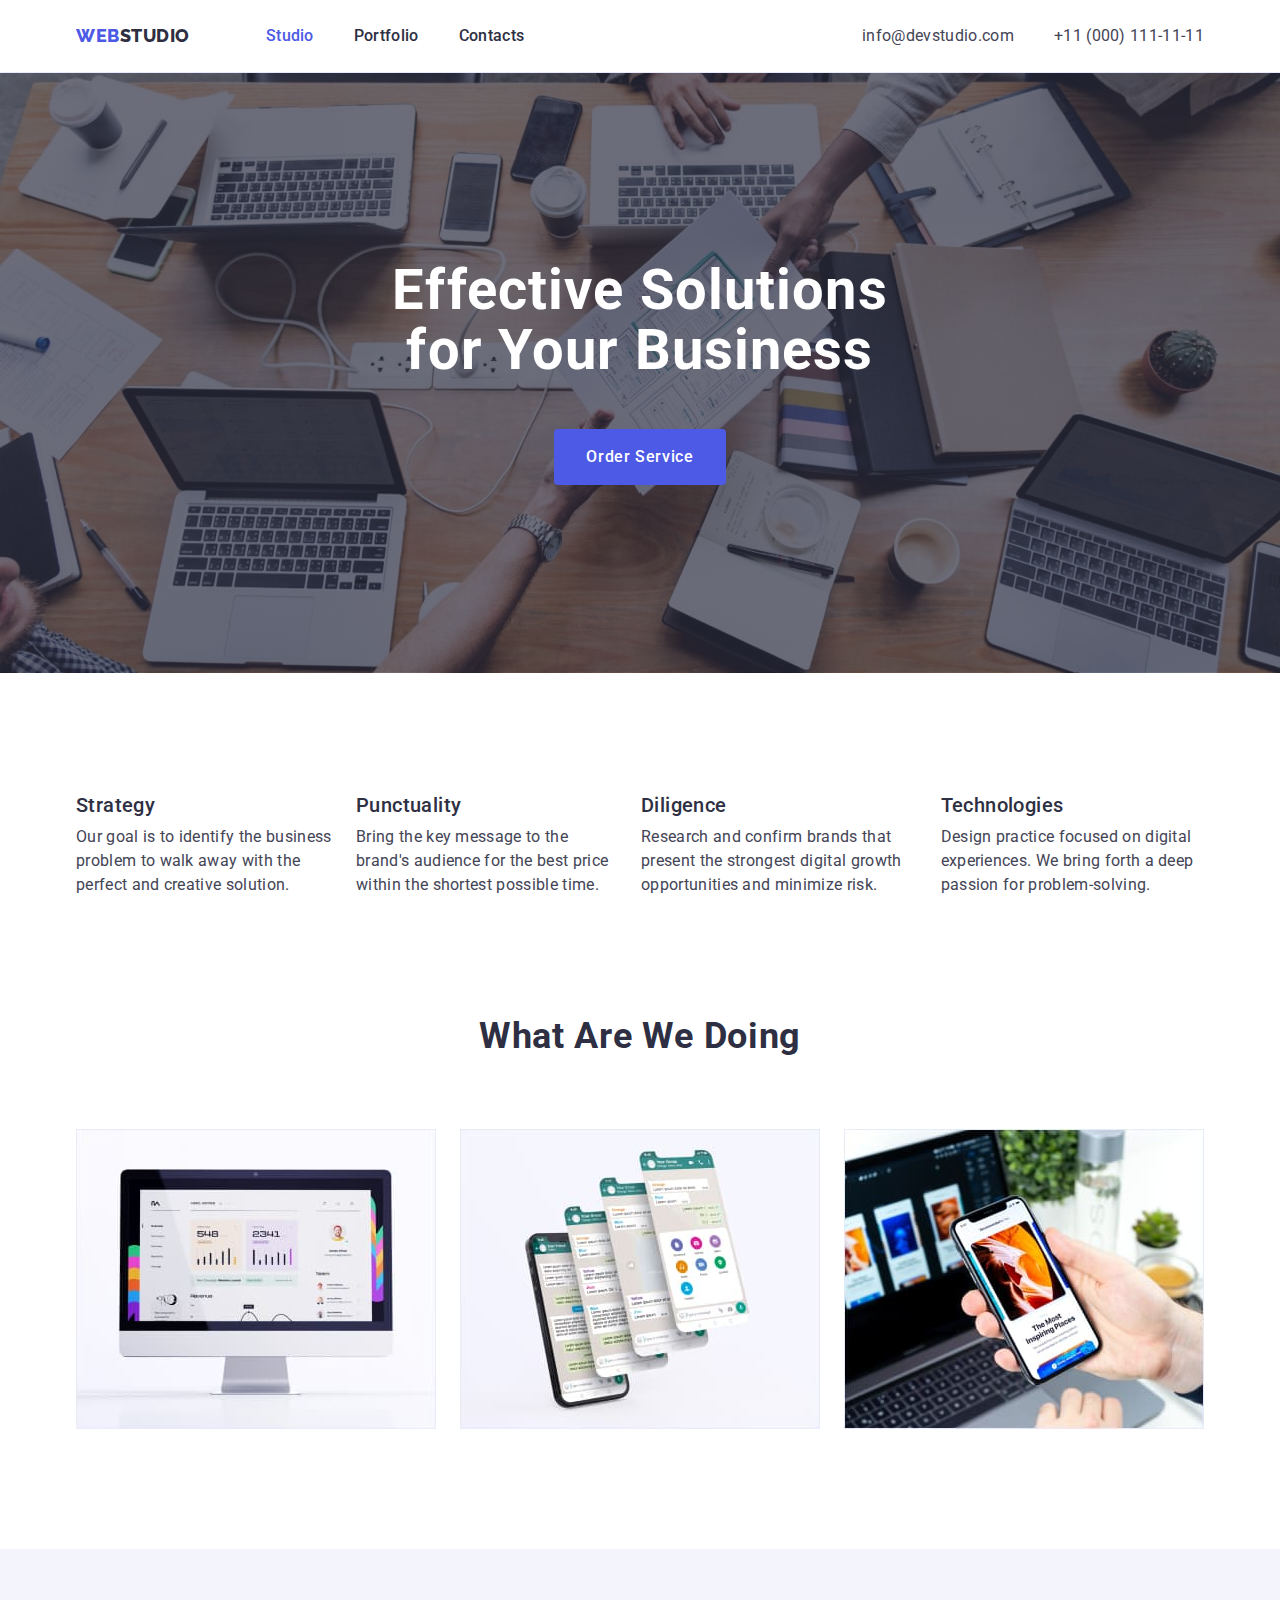
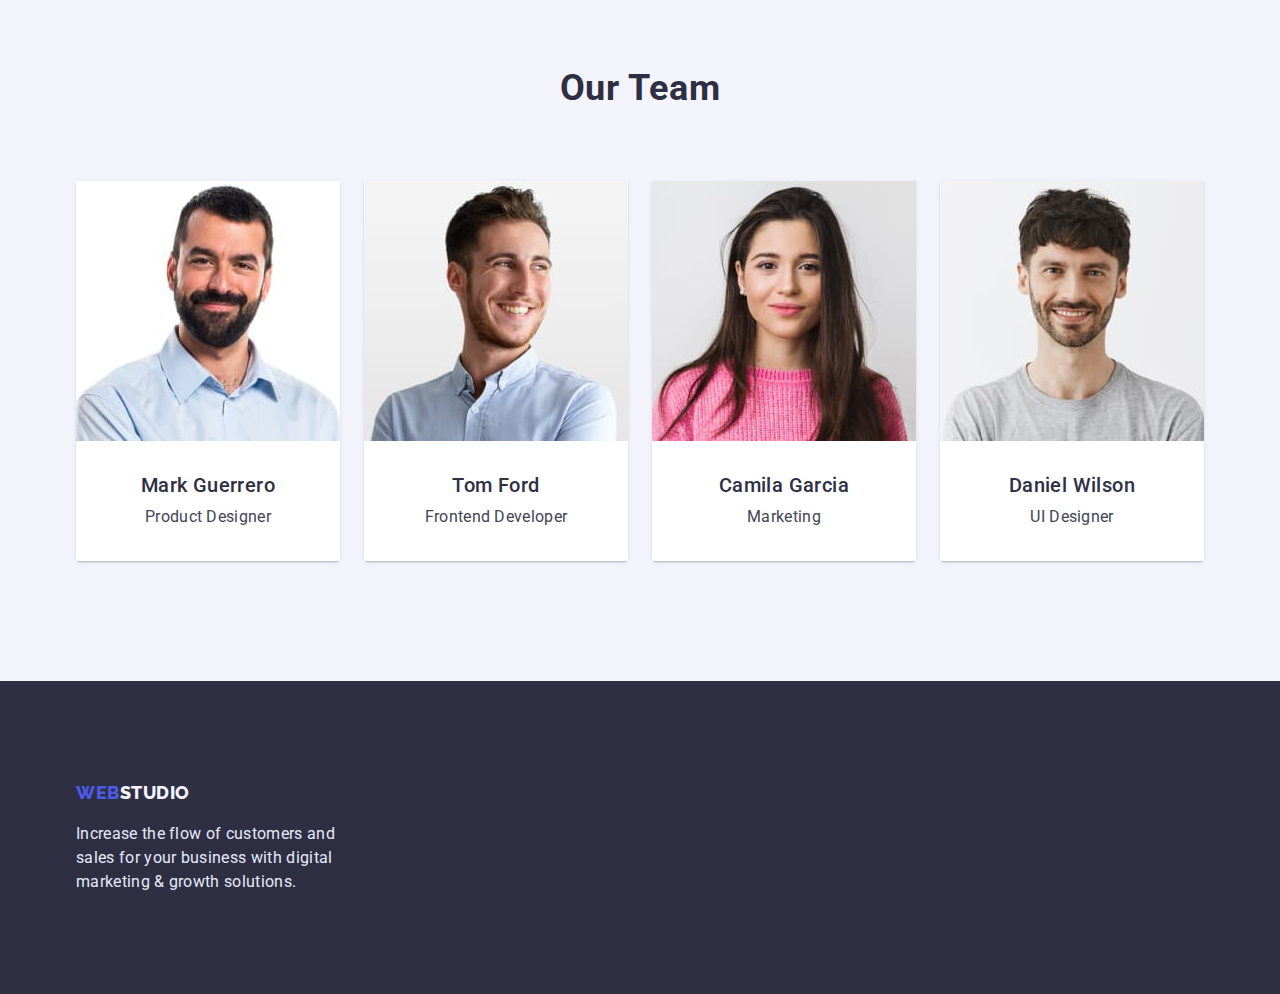
<file: index.html>
<!DOCTYPE html>
<html lang="en">
	<head>
		<meta charset="UTF-8" />
		<meta http-equiv="X-UA-Compatible" content="IE=edge" />
		<meta name="viewport" content="width=device-width, initial-scale=1.0" />
		<title>Document</title>
		<link rel="preconnect" href="https://fonts.googleapis.com" />
		<link rel="preconnect" href="https://fonts.gstatic.com" crossorigin />
		<link
			href="https://fonts.googleapis.com/css2?family=Raleway:wght@800&family=Roboto:wght@400;500;700;900&display=swap"
			rel="stylesheet"
		/>
<link rel="stylesheet" href="https://cdn.jsdelivr.net/npm/modern-normalize@1.1.0/modern-normalize.min.css">
		<link rel="stylesheet" href="./css/style.css" />
	</head>
	<body>
		<header class="header">
			<div class="container header-container">
				<nav class="header-navigation">
					<a href="index.html" class="header-logo link">
						WEB<span class="logo">STUDIO</span>
					</a>
					<ul class="navigation-list list">
						<li class="navigation-item"><a class="header-link link current" href="index.html">Studio</a></li>
						<li class="navigation-item"><a class="header-link link" href="./portfolio.html">Portfolio</a></li>
						<li class="navigation-item"><a class="header-link link" href="">Contacts</a></li>
					</ul>
				</nav>
				<ul class="contacts-list list">
					<li class="contacts-item">
						<a class="contacts-link link" href="mailto:info@devstudio.com">info@devstudio.com</a>
					</li>
					<li class="contacts-item">
						<a class="contacts-link link" href="tel.:+11(000)111-11-11">+11 (000) 111-11-11</a>
					</li>
				</ul>
			</div>
		</header>
		<main>
			<section class="hero">
				<div class="container">
					<h1 class="hero-title">Effective Solutions for Your Business</h1>
					<button type="button" class="hero-btn">Order Service</button>
				</div>
			</section>
			<section class="features">
				<div class="container">
					<h2 class="visually-hidden">Our features</h2>
					<ul class="features-list list">
						<li class="features-item">
							<h3 class="features-title">Strategy</h3>
							<p class="text">
								Our goal is to identify the business problem to walk away with the perfect and creative solution.
							</p>
						</li>
						<li class="features-item">
							<h3 class="features-title">Punctuality</h3>
							<p>Bring the key message to the brand's audience for the best price within the shortest possible time.</p>
						</li>
						<li class="features-item">
							<h3 class="features-title">Diligence</h3>
							<p class="text">
								Research and confirm brands that present the strongest digital growth opportunities and minimize risk.
							</p>
						</li>
						<li class="features-item">
							<h3 class="features-title">Technologies</h3>
							<p class="text">
								Design practice focused on digital experiences. We bring forth a deep passion for problem-solving.
							</p>
						</li>
					</ul>
				</div>
			</section>
			<section class="works">
				<div class="container">
					<h2 class="works-title">What are we doing</h2>
					<ul class="works-list list">
						<li class="works-item">
							<img src="./img/main-img/img1.jpg" alt="computer interface" width="360" />
						</li>
						<li class="works-item">
							<img src="./img/main-img/img2.jpg" alt="mobile interface" width="360" />
						</li>
						<li class="works-item">
							<img src="./img/main-img/img3.jpg" alt="computer and mobile interface" width="360" />
						</li>
					</ul>
				</div>
			</section>
			<section class="team">
				<div class="container">
					<h2 class="team-title">Our Team</h2>
					<ul class="team-list list">
						<li class="team-item">
							<img src="./img/main-img/foto1.jpg" alt="team member foto1" width="264" />
							<div class="team-item-box">
								<h3 class="team-mate">Mark Guerrero</h3>
								<p class="text">Product Designer</p>
							</div>
						</li>
						<li class="team-item">
							<img src="./img/main-img/foto2.jpg" alt="team member foto2" width="264" />
							<div class="team-item-box">
								<h3 class="team-mate">Tom Ford</h3>
								<p class="text">Frontend Developer</p>
							</div>
						</li>
						<li class="team-item">
							<img src="./img/main-img/foto3.jpg" alt="team member foto3" width="264" />
							<div class="team-item-box">
								<h3 class="team-mate">Camila Garcia</h3>
								<p class="text">Marketing</p>
							</div>
						</li>
						<li class="team-item">
							<img src="./img/main-img/foto4.jpg" alt="team member foto4" width="264" />
							<div class="team-item-box">
								<h3 class="team-mate">Daniel Wilson</h3>
								<p class="text">UI Designer</p>
							</div>
						</li>
					</ul>
				</div>
			</section>
		</main>
		<footer class="footer">
			<div class="container">
				<a href="index.html" class="footer-logo link">
					WEB<span class="logo">STUDIO</span>
				</a>
				<p class="text">
					Increase the flow of customers and sales for your business with digital marketing & growth solutions.
				</p>
			</div>
		</footer>
	</body>
</html>
</file>
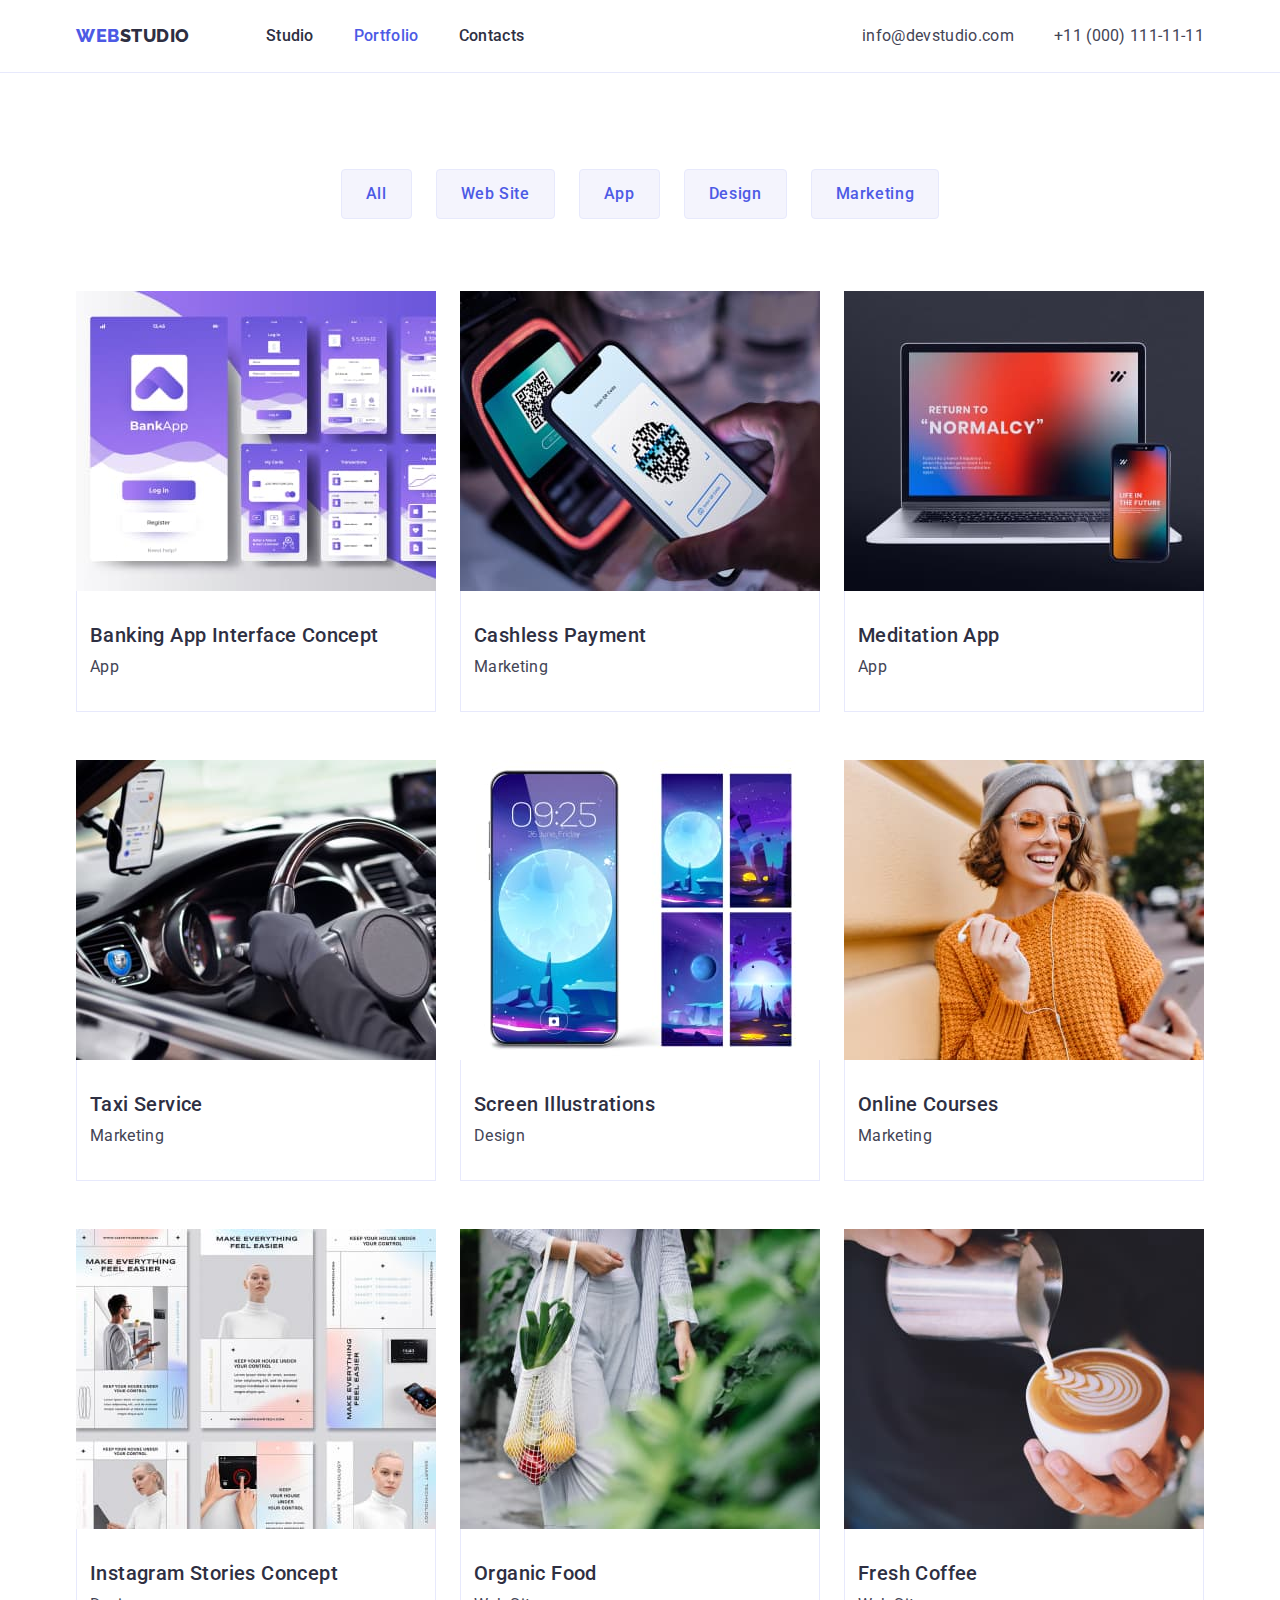
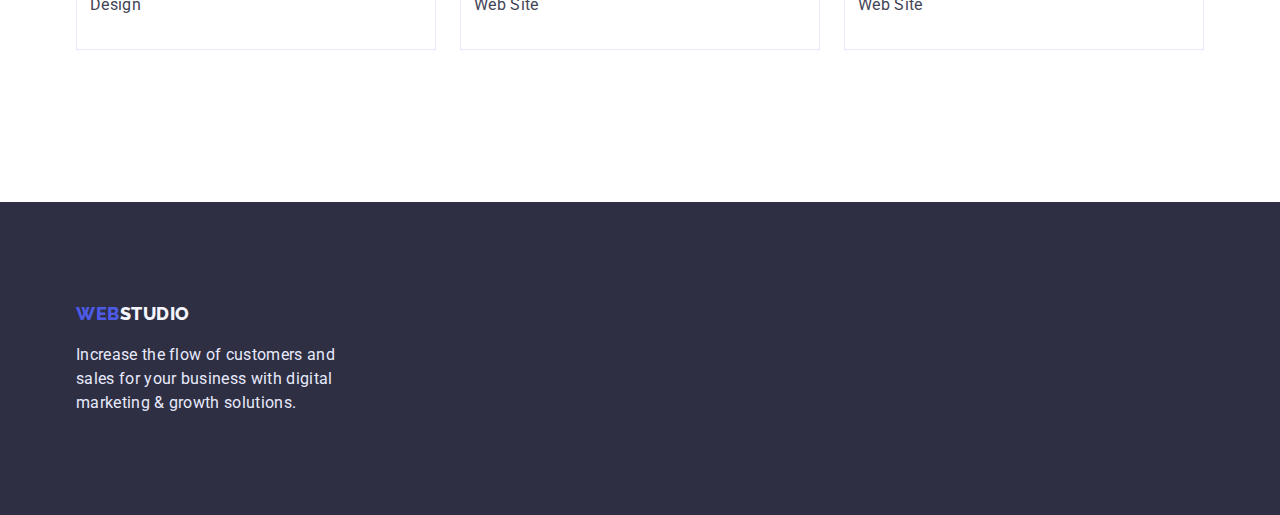
<file: portfolio.html>
<!DOCTYPE html>
<html lang="en">
	<head>
		<meta charset="UTF-8" />
		<meta http-equiv="X-UA-Compatible" content="IE=edge" />
		<meta name="viewport" content="width=device-width, initial-scale=1.0" />
		<title>Document</title>
		<link rel="preconnect" href="https://fonts.googleapis.com" />
		<link rel="preconnect" href="https://fonts.gstatic.com" crossorigin />
		<link
			href="https://fonts.googleapis.com/css2?family=Raleway:wght@800&family=Roboto:wght@400;500;700;900&display=swap"
			rel="stylesheet"
		/>
		<link rel="stylesheet" href="https://cdn.jsdelivr.net/npm/modern-normalize@1.1.0/modern-normalize.min.css" />
		<link rel="stylesheet" href="./css/style.css" />
	</head>
	<body>
		<header class="header">
			<div class="container header-container">
				<nav class="header-navigation">
					<a href="index.html" class="header-logo link">
						WEB<span class="logo">STUDIO</span>
					</a>
					<ul class="navigation-list list">
						<li class="navigation-item"><a class="header-link link" href="index.html">Studio</a></li>
						<li class="navigation-item"><a class="header-link link current" href="/portfolio.html">Portfolio</a></li>
						<li class="navigation-item"><a class="header-link link" href="">Contacts</a></li>
					</ul>
				</nav>
				<ul class="contacts-list list">
					<li class="contacts-item">
						<a class="contacts-link link" href="mailto:info@devstudio.com">info@devstudio.com</a>
					</li>
					<li class="contacts-item">
						<a class="contacts-link link" href="tel.:+11(000)111-11-11">+11 (000) 111-11-11</a>
					</li>
				</ul>
			</div>
		</header>
		<main>
			<section class="portfolio">
				<h1 class="visually-hidden">Portfolio</h1>
				<div class="container portfolio-container">
					<ul class="filter-list">
						<li class="list"><button type="button" class="filter-btn">All</button></li>
						<li class="list"><button type="button" class="filter-btn">Web Site</button></li>
						<li class="list"><button type="button" class="filter-btn">App</button></li>
						<li class="list"><button type="button" class="filter-btn">Design</button></li>
						<li class="list"><button type="button" class="filter-btn">Marketing</button></li>
					</ul>
					<ul class="portfolio-list list">
						<li class="portfolio-item">
							<a class="link portfolio-link" href="">
								<img src="./img/portfolio-img/portfolio-img1.jpg" alt="portfolio example 1" width="360" />
								<div class="portfolio-item-box">
									<h2 class="title">Banking App Interface Concept</h2>
									<p class="text">App</p>
								</div>
							</a>
						</li>
						<li class="portfolio-item">
							<a class="link portfolio-link" href="">
								<img src="./img/portfolio-img/portfolio-img2.jpg" alt="portfolio example 2" width="360" />
								<div class="portfolio-item-box">
									<h2 class="title">Cashless Payment</h2>
									<p class="text">Marketing</p>
								</div>
							</a>
						</li>
						<li class="portfolio-item">
							<a class="link portfolio-link" href="">
								<img src="./img/portfolio-img/portfolio-img3.jpg" alt="portfolio example 3" width="360" />
								<div class="portfolio-item-box">
									<h2 class="title">Meditation App</h2>
									<p class="text">App</p>
								</div>
							</a>
						</li>
						<li class="portfolio-item">
							<a class="link portfolio-link" href="">
								<img src="./img/portfolio-img/portfolio-img4.jpg" alt="portfolio example 4" width="360" />
								<div class="portfolio-item-box">
									<h2 class="title">Taxi Service</h2>
									<p class="text">Marketing</p>
								</div>
							</a>
						</li>
						<li class="portfolio-item">
							<a class="link portfolio-link" href="">
								<img src="./img/portfolio-img/portfolio-img5.jpg" alt="portfolio example 5" width="360" />
								<div class="portfolio-item-box">
									<h2 class="title">Screen Illustrations</h2>
									<p class="text">Design</p>
								</div>
							</a>
						</li>
						<li class="portfolio-item">
							<a class="link portfolio-link" href="">
								<img src="./img/portfolio-img/portfolio-img6.jpg" alt="portfolio example 6" width="360" />
								<div class="portfolio-item-box">
									<h2 class="title">Online Courses</h2>
									<p class="text">Marketing</p>
								</div>
							</a>
						</li>
						<li class="portfolio-item">
							<a class="link portfolio-link" href="">
								<img src="./img/portfolio-img/portfolio-img7.jpg" alt="portfolio example 7" width="360" />
								<div class="portfolio-item-box">
									<h2 class="title">Instagram Stories Concept</h2>
									<p class="text">Design</p>
								</div>
							</a>
						</li>
						<li class="portfolio-item">
							<a class="link portfolio-link" href="">
								<img src="./img/portfolio-img/portfolio-img8.jpg" alt="portfolio example 8" width="360" />
								<div class="portfolio-item-box">
									<h2 class="title">Organic Food</h2>
									<p class="text">Web Site</p>
								</div>
							</a>
						</li>
						<li class="portfolio-item">
							<a class="link portfolio-link" href="">
								<img src="./img/portfolio-img/portfolio-img9.jpg" alt="portfolio example 9" width="360" />
								<div class="portfolio-item-box">
									<h2 class="title">Fresh Coffee</h2>
									<p class="text">Web Site</p>
								</div>
							</a>
						</li>
					</ul>
				</div>
			</section>
		</main>
		<footer class="footer">
			<div class="container">
				<a href="index.html" class="footer-logo link">
					WEB<span class="logo">STUDIO</span>
				</a>
				<p class="text">
					Increase the flow of customers and sales for your business with digital marketing & growth solutions.
				</p>
			</div>
		</footer>
	</body>
</html>
</file>
<file: css/style.css>
:root {
	--primary-brand: #4d5ae5;
	--pressed-state: #404bbf;
	--dark: #2e2f42;
	--succes: #31d0aa;
	--text: #434455;
	--subtle-text: #8e8f99;
	--accent: #e7e9fc;
	--light: #f4f4fd;
	--main-background-color: #ffffff;

	--main-font: "Roboto", sans-serif;
	--secondary-font: Raleway, sans-serif;
}

h1,
h2,
h3,
h4,
h5,
h6,
p {
	margin-top: 0;
	margin-bottom: 0;
}

ul,
ol {
	margin-top: 0;
	margin-bottom: 0;
	padding-left: 0;
}

img {
	display: block;
	max-width: 100%;
	height: auto;
}

.container {
	max-width: 1158px;
	padding: 0 15px;
	margin: 0 auto;
}

body {
	font-family: var(--main-font);
	background-color: var(--main-backgroung-color);
	color: var(--text);
}

.list {
	list-style-type: none;
}

.link {
	text-decoration: none;
}
.visually-hidden {
	position: absolute;
	width: 1px;
	height: 1px;
	margin: -1px;
	border: 0;
	padding: 0;

	white-space: nowrap;
	clip-path: inset(100%);
	clip: rect(0 0 0 0);
	overflow: hidden;
}

/*===========HEADER===========*/

.header {
	border-bottom: 1px solid #e7e9fc;
}

.header-container {
	display: flex;
	align-items: center;
	justify-content: space-between;
}

.logo {
}

.header-logo {
	font-family: var(--secondary-font);
	font-style: normal;
	font-weight: 800;
	font-size: 18px;
	line-height: 1.33;
	color: var(--primary-brand);
	letter-spacing: 0.03em;

	margin-right: 76px;
	padding-top: 24px;
	padding-bottom: 24px;
}

.header-logo .logo {
	color: var(--dark);
}

.header-navigation {
	display: flex;
	align-items: center;
}

.navigation-list {
	display: flex;
	align-items: center;
}

.navigation-item {
}

.navigation-item:not(:last-child) {
	margin-right: 40px;
}
.header-link {
	font-weight: 500;
	font-size: 16px;
	line-height: 1.5;
	color: var(--dark);
	letter-spacing: 0.02em;
	padding-top: 24px;
	padding-bottom: 24px;
}

.navigation-list .link:hover,
.navigation-list .link:focus,
.navigation-list .link:active {
	color: var(--pressed-state);
}

.current {
	color: var(--primary-brand);
}
.contacts-list {
	font-size: 16px;
	line-height: 1.5;
	letter-spacing: 0.02em;

	display: flex;
	align-items: center;
}

.contacts-item {
}

.contacts-item:not(:last-child) {
	margin-right: 40px;
}
.contacts-link {
	color: inherit;
	padding-top: 24px;
	padding-bottom: 24px;
}
.contacts-link:hover,
.contacts-link:focus {
	color: var(--pressed-state);
}
.hero {
	/* background-color: var(--dark); */
	text-align: center;
	padding-top: 188px;
	padding-bottom: 188px;

	background-image: linear-gradient(rgba(46, 47, 66, 0.7), rgba(46, 47, 66, 0.7)),
		url(/img/background-img/hero-backgroung.jpg);
	background-repeat: no-repeat;
	background-position: center center;
	background-origin: border-box;
}
.hero-title {
	font-weight: 700;
	font-size: 56px;
	line-height: 1.07;
	color: #ffffff;
	letter-spacing: 0.02em;

	width: 507px;
	margin: 0 auto 48px;
}
.hero-btn {
	font-family: inherit;
	font-weight: 500;
	font-size: 16px;
	line-height: 1.5;

	color: #ffffff;
	letter-spacing: 0.04em;

	cursor: pointer;

	background-color: var(--primary-brand);
	border: 0;

	padding: 16px 32px;
	border-radius: 4px;
}

.hero-btn:focus,
.hero-btn:hover,
.hero-btn:active {
	background-color: var(--pressed-state);
}

.features {
	padding-top: 120px;
	/*	padding-bottom: 120px;*/
}
.features-list {
	display: flex;
}
.features-item {
	font-size: 16px;
	line-height: 1.5;
	letter-spacing: 0.02em;
	flex-basis: calc((100%-72px) / 4);
}

.features-item:not(:last-child) {
	margin-right: 24px;
}

.features-title {
	font-weight: 500;
	font-size: 20px;
	line-height: 1.2;
	color: var(--dark);
	letter-spacing: 0.02em;
	margin-bottom: 8px;
	margin-bottom: 8px;
}

.works {
	padding-top: 120px;
	padding-bottom: 120px;
}
.works-title {
	font-weight: 700;
	font-size: 36px;
	line-height: 1.11;
	text-align: center;
	color: var(--dark);
	text-transform: capitalize;
	letter-spacing: 0.02em;

	margin-bottom: 72px;
}
.works-list {
	display: flex;
	align-items: center;
	justify-content: space-between;
	flex-wrap: wrap;
}

.works-item {
}

.team {
	background-color: var(--light);

	padding-top: 120px;
	padding-bottom: 120px;
}
.team-title {
	font-weight: 700;
	font-size: 36px;
	line-height: 1.11;
	text-align: center;
	color: var(--dark);
	text-transform: capitalize;
	letter-spacing: 0.02em;

	margin-bottom: 72px;
}
.team-list {
	font-size: 16px;
	line-height: 1.5;
	text-align: center;
	letter-spacing: 0.02em;

	display: flex;
	flex-wrap: wrap;
}

.team-item {
	box-shadow: 0px 1px 6px rgba(46, 47, 66, 0.08), 0px 1px 1px rgba(46, 47, 66, 0.16), 0px 2px 1px rgba(46, 47, 66, 0.08);
	border-radius: 0px 0px 4px 4px;
}
.team-item:not(:last-child) {
	margin-right: 24px;
}

.team-mate {
	font-weight: 500;
	font-size: 20px;
	line-height: 1.2;
	/* text-align: center; */
	color: var(--dark);
	letter-spacing: 0.02em;

	margin-bottom: 8px;
}

.team-item-box {
	background: var(--main-background-color);
	width: 264px;
	padding-top: 32px;
	padding-bottom: 32px;
}

.footer {
	background-color: var(--dark);

	font-size: 16px;
	line-height: 1.5;
	color: var(--accent);

	padding-top: 100px;
	padding-bottom: 100px;
}
.footer-logo {
	font-family: var(--secondary-font);
	font-style: normal;
	font-weight: 800;
	font-size: 18px;
	line-height: 1.33;
	color: var(--primary-brand);
	letter-spacing: 0.03em;
}
.footer-logo .logo {
	color: var(--light);
}

.footer .text {
	color: var(--accent);
	font-family: var(--main-font);
	letter-spacing: 0.02em;

	width: 264px;
	margin-top: 16px;
}

.text {
	font-size: 16px;
	letter-spacing: 0.02em;
	line-height: 1.5;
}

.portfolio {
	padding-top: 96px;
	padding-bottom: 152px;
}

.filter-list {
	margin-bottom: 72px;
	display: flex;
	align-items: center;
	justify-content: center;
}

.list:not(:last-child) {
	margin-right: 24px;
}

.filter-btn {
	font-family: var(--main-font);
	font-weight: 500;
	font-size: 16px;
	line-height: 1.5;
	display: flex;
	align-items: center;
	text-align: center;
	letter-spacing: 0.04em;
	color: var(--primary-brand);
	background-color: var(--light);
	border: 0;
	border: 1px solid #e7e9fc;

	cursor: pointer;

	padding: 12px 24px;
	border-radius: 4px;
}

.filter-btn:hover,
.filter-btn:focus,
.filter-btn:active {
	color: #ffffff;
	background-color: var(--pressed-state);
}

.portfolio-list {
	display: flex;
	flex-wrap: wrap;
	align-items: center;
	row-gap: 48px;
	column-gap: 24px;
}

.portfolio-list .title {
	font-weight: 500;
	font-size: 20px;
	line-height: 1.2;
	color: var(--dark);
	letter-spacing: 0.02em;
	margin-bottom: 8px;
}

.portfolio-list .text {
	font-size: 16px;
	line-height: 1.5;
	color: var(--text);
	letter-spacing: 0.02em;
}

/* .portfolio-link {
    color: inherit;
} */

.portfolio-item-box {
	background: var(--main-background-color);
	padding-top: 32px;
	padding-bottom: 32px;
	border: 1px solid #e7e9fc;
	border-top: 0px;
	padding-left: 13px;
}
</file>
